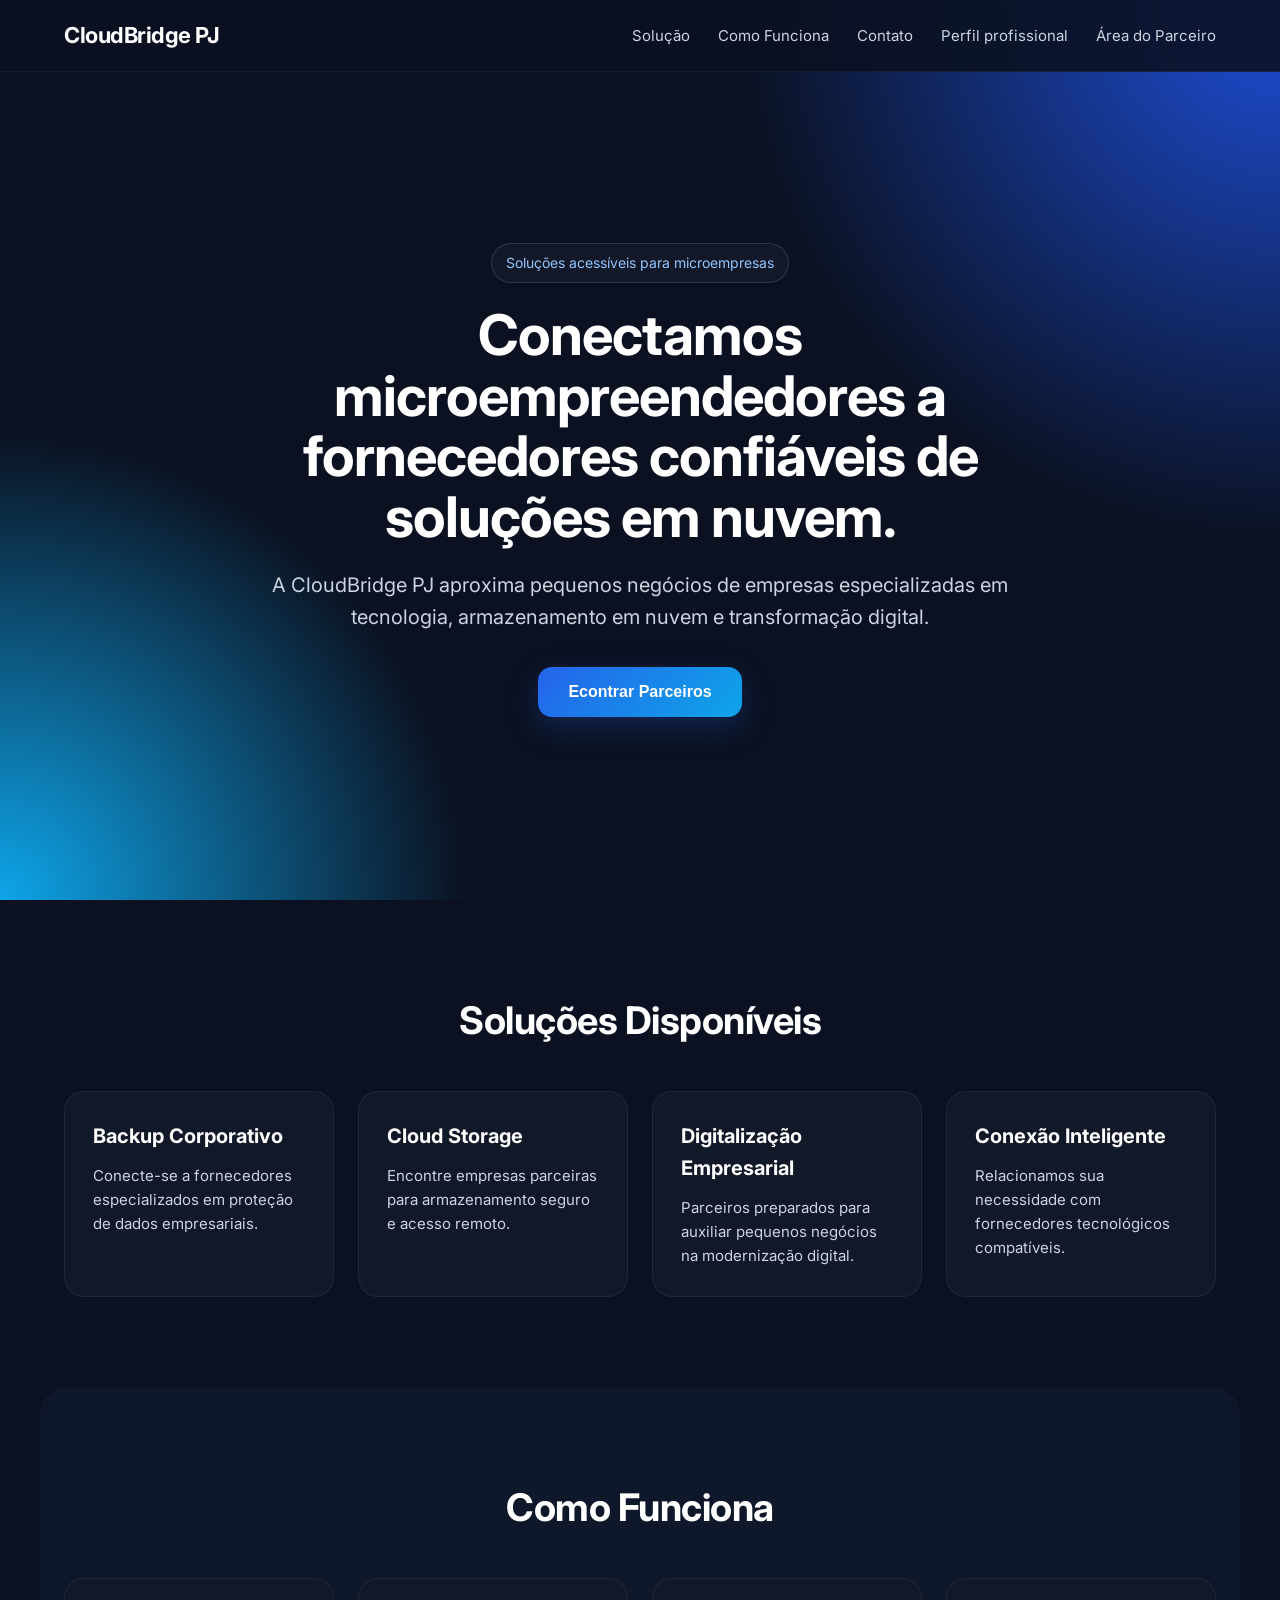
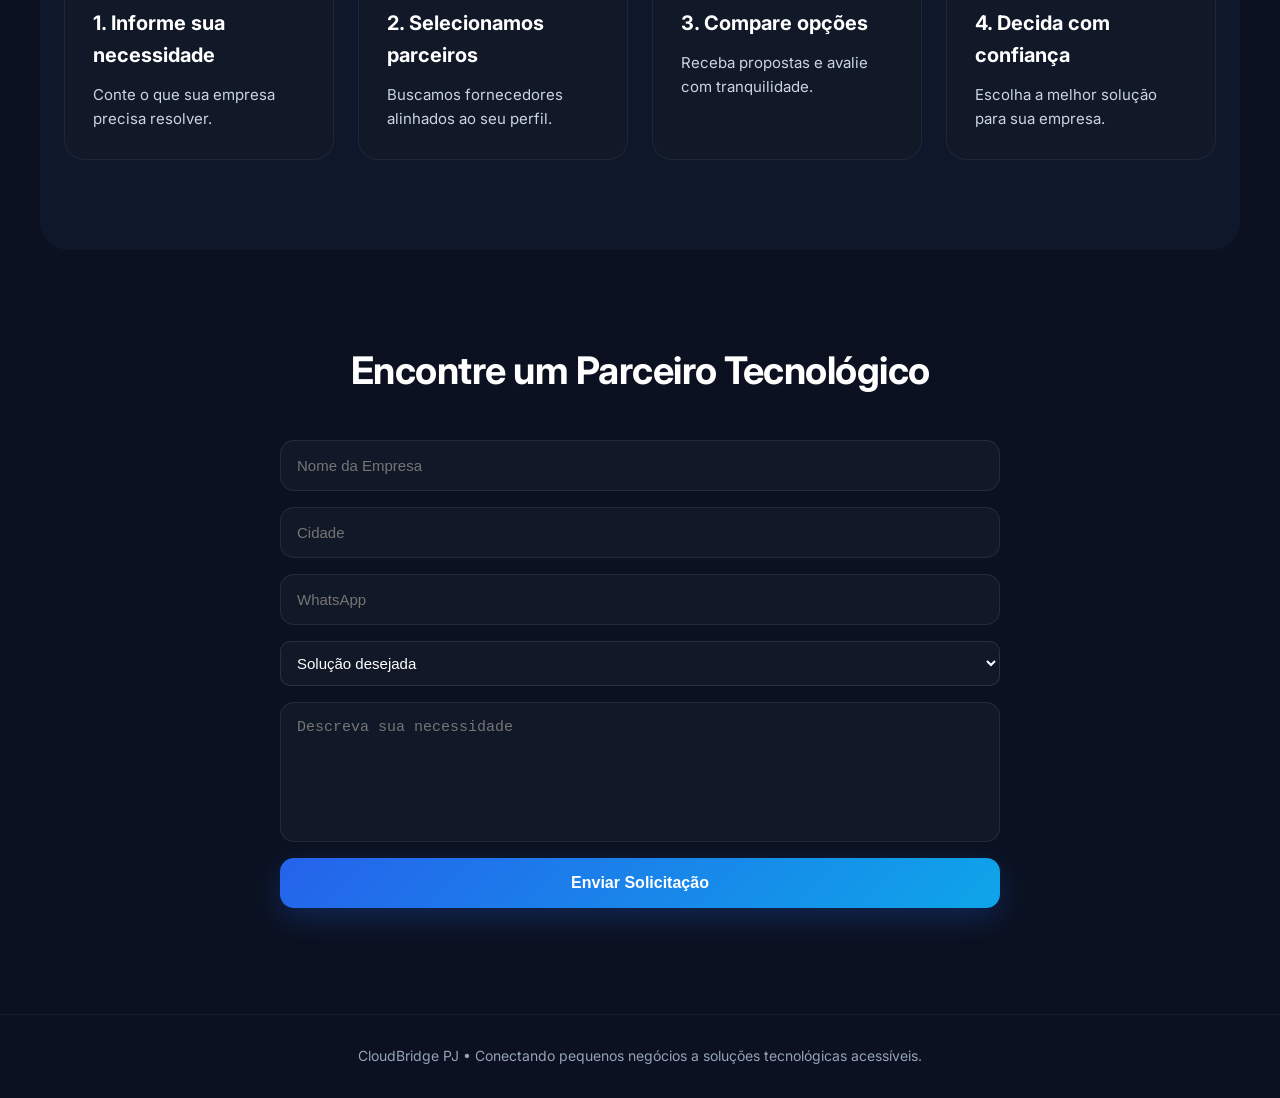
<file: index.html>
<!DOCTYPE html>
<html lang="pt-BR">

<head>
<meta charset="UTF-8">
<meta name="viewport" content="width=device-width, initial-scale=1.0">


<title>CloudBridge PJ</title>

<link rel="stylesheet" href="style.css">


<link rel="preconnect" href="https://fonts.googleapis.com">
<link rel="preconnect" href="https://fonts.gstatic.com" crossorigin>

<link href="https://fonts.googleapis.com/css2?family=Inter:wght@400;600;700&display=swap" rel="stylesheet">
</head>

<body>

<header>
<nav>

<h1>CloudBridge PJ</h1>

<ul>
<li><a href="#solucao">Solução</a></li>
<li><a href="#processo">Como Funciona</a></li>
<li><a href="#contato">Contato</a></li>
<li><a href="sobre.html">Perfil profissional</a></li>
<li><a href="login.html">Área do Parceiro</a></li>
</ul>

</nav>
</header>

<section class="hero">

<div class="hero-content">

<span class="tag">Soluções acessíveis para microempresas</span>


<h2>
Conectamos microempreendedores a fornecedores confiáveis de soluções em nuvem.
</h2>


<p>
A CloudBridge PJ aproxima pequenos negócios de empresas especializadas em tecnologia, armazenamento em nuvem e transformação digital.
</p>

<button onclick="saibaMais()">Econtrar Parceiros</button>

</div>

</section>

<section id="solucao" class="section">

<h3>Soluções Disponíveis</h3>

<div class="grid">

<div class="card">
<h4>Backup Corporativo</h4>
<p>Conecte-se a fornecedores especializados em proteção de dados empresariais.</p>
</div>

<div class="card">
<h4>Cloud Storage</h4>
<p>Encontre empresas parceiras para armazenamento seguro e acesso remoto.</p>
</div>

<div class="card">
<h4>Digitalização Empresarial</h4>
<p>Parceiros preparados para auxiliar pequenos negócios na modernização digital.</p>
</div>

<div class="card">
<h4>Conexão Inteligente</h4>
<p>Relacionamos sua necessidade com fornecedores tecnológicos compatíveis.</p>
</div>

</div>

</section>

<section id="processo" class="section dark">

<h3>Como Funciona</h3>

<div class="grid">

<div class="card hidden">
<h4>1. Informe sua necessidade</h4>
<p>Conte o que sua empresa precisa resolver.</p>
</div>

<div class="card hidden">
<h4>2. Selecionamos parceiros</h4>
<p>Buscamos fornecedores alinhados ao seu perfil.</p>
</div>

<div class="card hidden">
<h4>3. Compare opções</h4>
<p>Receba propostas e avalie com tranquilidade.</p>
</div>

<div class="card hidden">
<h4>4. Decida com confiança</h4>
<p>Escolha a melhor solução para sua empresa.</p>
</div>

</div>

</section>

<section id="contato" class="section">

<h3>Encontre um Parceiro Tecnológico</h3>

<form id="formulario">




<input type="text" placeholder="Nome da Empresa" required>

<input type="text" placeholder="Cidade" required>

<input type="text" placeholder="WhatsApp" required>

<select required>
<option value="">Solução desejada</option>
<option>Backup Empresarial</option>
<option>Armazenamento em Nuvem</option>
<option>Ambos</option>
<option>Preciso de orientação</option>
</select>

<textarea placeholder="Descreva sua necessidade"></textarea>

<button type="submit">Enviar Solicitação</button>


</form>

<p id="mensagem"></p>

</section>

<footer>
CloudBridge PJ • Conectando pequenos negócios a soluções tecnológicas acessíveis.
</footer>

<script src="script.js"></script>



</body>
</html>
</file>
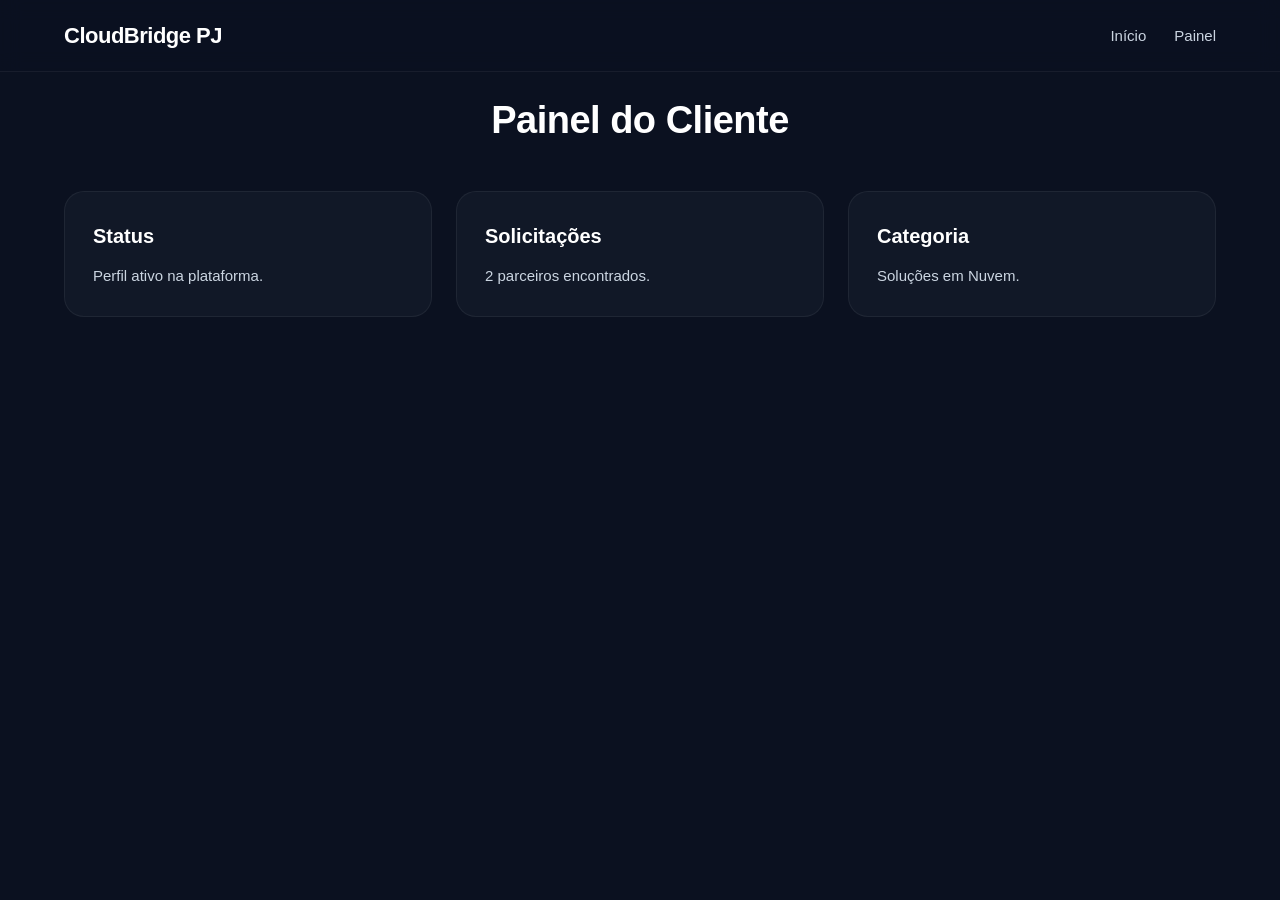
<file: dashboard.html>
<!DOCTYPE html>
<html lang="pt-BR">

<head>

<meta charset="UTF-8">
<meta name="viewport" content="width=device-width, initial-scale=1.0">

<title>Painel | CloudBridge PJ</title>

<link rel="stylesheet" href="style.css">

</head>

<body>

<header>

<nav>

<h1>CloudBridge PJ</h1>

<ul>
<li><a href="index.html">Início</a></li>
<li><a href="#">Painel</a></li>
</ul>

</nav>

</header>

<section class="section">

<h3>Painel do Cliente</h3>

<div class="grid">

<div class="card">
<h4>Status</h4>
<p>Perfil ativo na plataforma.</p>
</div>

<div class="card">
<h4>Solicitações</h4>
<p>2 parceiros encontrados.</p>
</div>

<div class="card">
<h4>Categoria</h4>
<p>Soluções em Nuvem.</p>
</div>

</div>

</section>

</body>
</html>
</file>
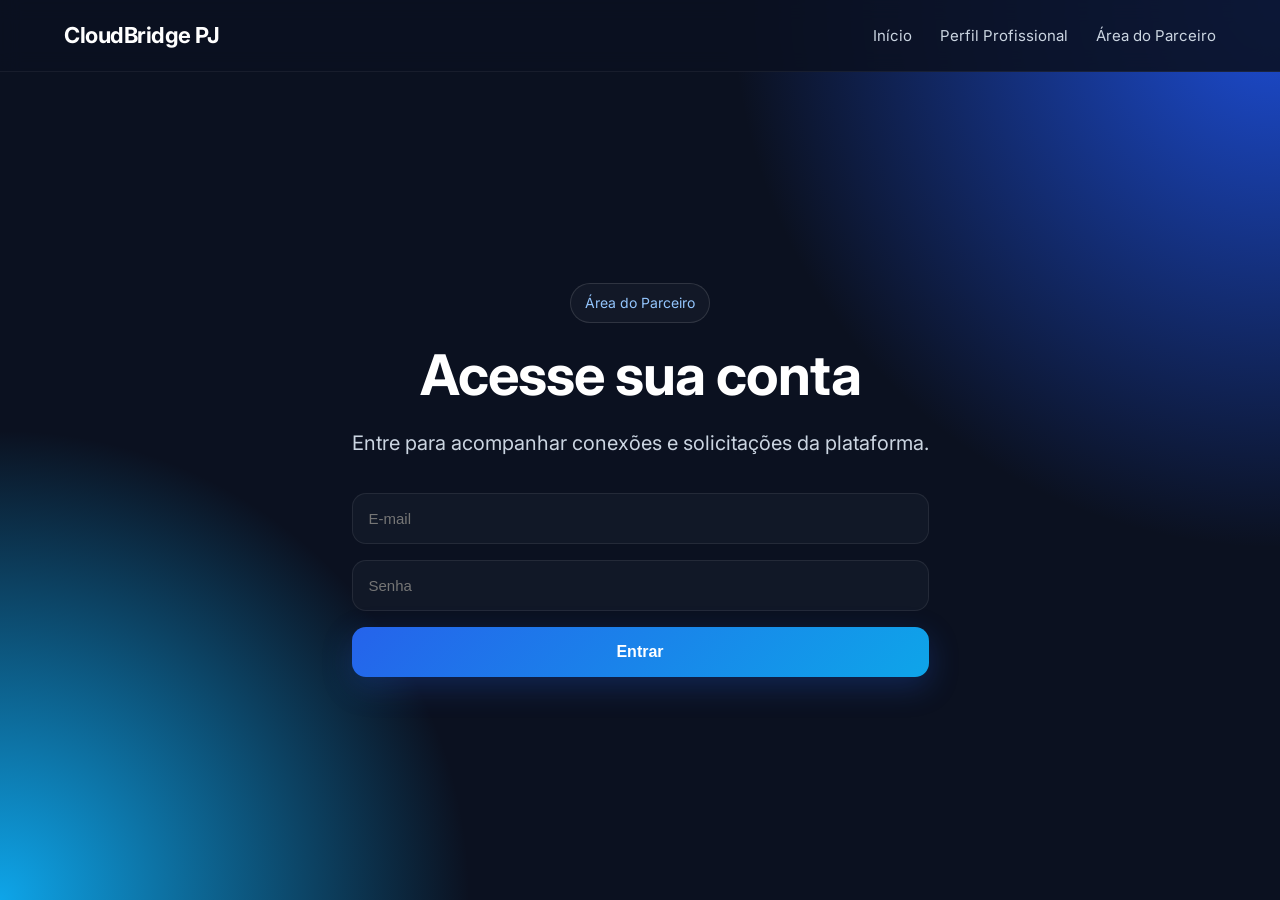
<file: login.html>
<!DOCTYPE html>
<html lang="pt-BR">

<head>

<meta charset="UTF-8">
<meta name="viewport" content="width=device-width, initial-scale=1.0">

<title>Login | CloudBridge PJ</title>

<link rel="stylesheet" href="style.css">

<link rel="preconnect" href="https://fonts.googleapis.com">
<link rel="preconnect" href="https://fonts.gstatic.com" crossorigin>

<link href="https://fonts.googleapis.com/css2?family=Inter:wght@400;600;700&display=swap" rel="stylesheet">

</head>

<body>

<header>

<nav>

<h1>CloudBridge PJ</h1>

<ul>
<li><a href="index.html">Início</a></li>
<li><a href="sobre.html">Perfil Profissional</a></li>
<li><a href="login.html">Área do Parceiro</a></li>
</ul>

</nav>

</header>

<section class="hero">

<div class="hero-content">

<span class="tag">
Área do Parceiro
</span>

<h2>Acesse sua conta</h2>

<p>
Entre para acompanhar conexões e solicitações da plataforma.
</p>

<form id="loginForm">

<input type="email" placeholder="E-mail" required>

<input type="password" placeholder="Senha" required>

<button type="submit">
Entrar
</button>

</form>

</div>

</section>

<script src="script.js"></script>

</body>
</html>
</file>
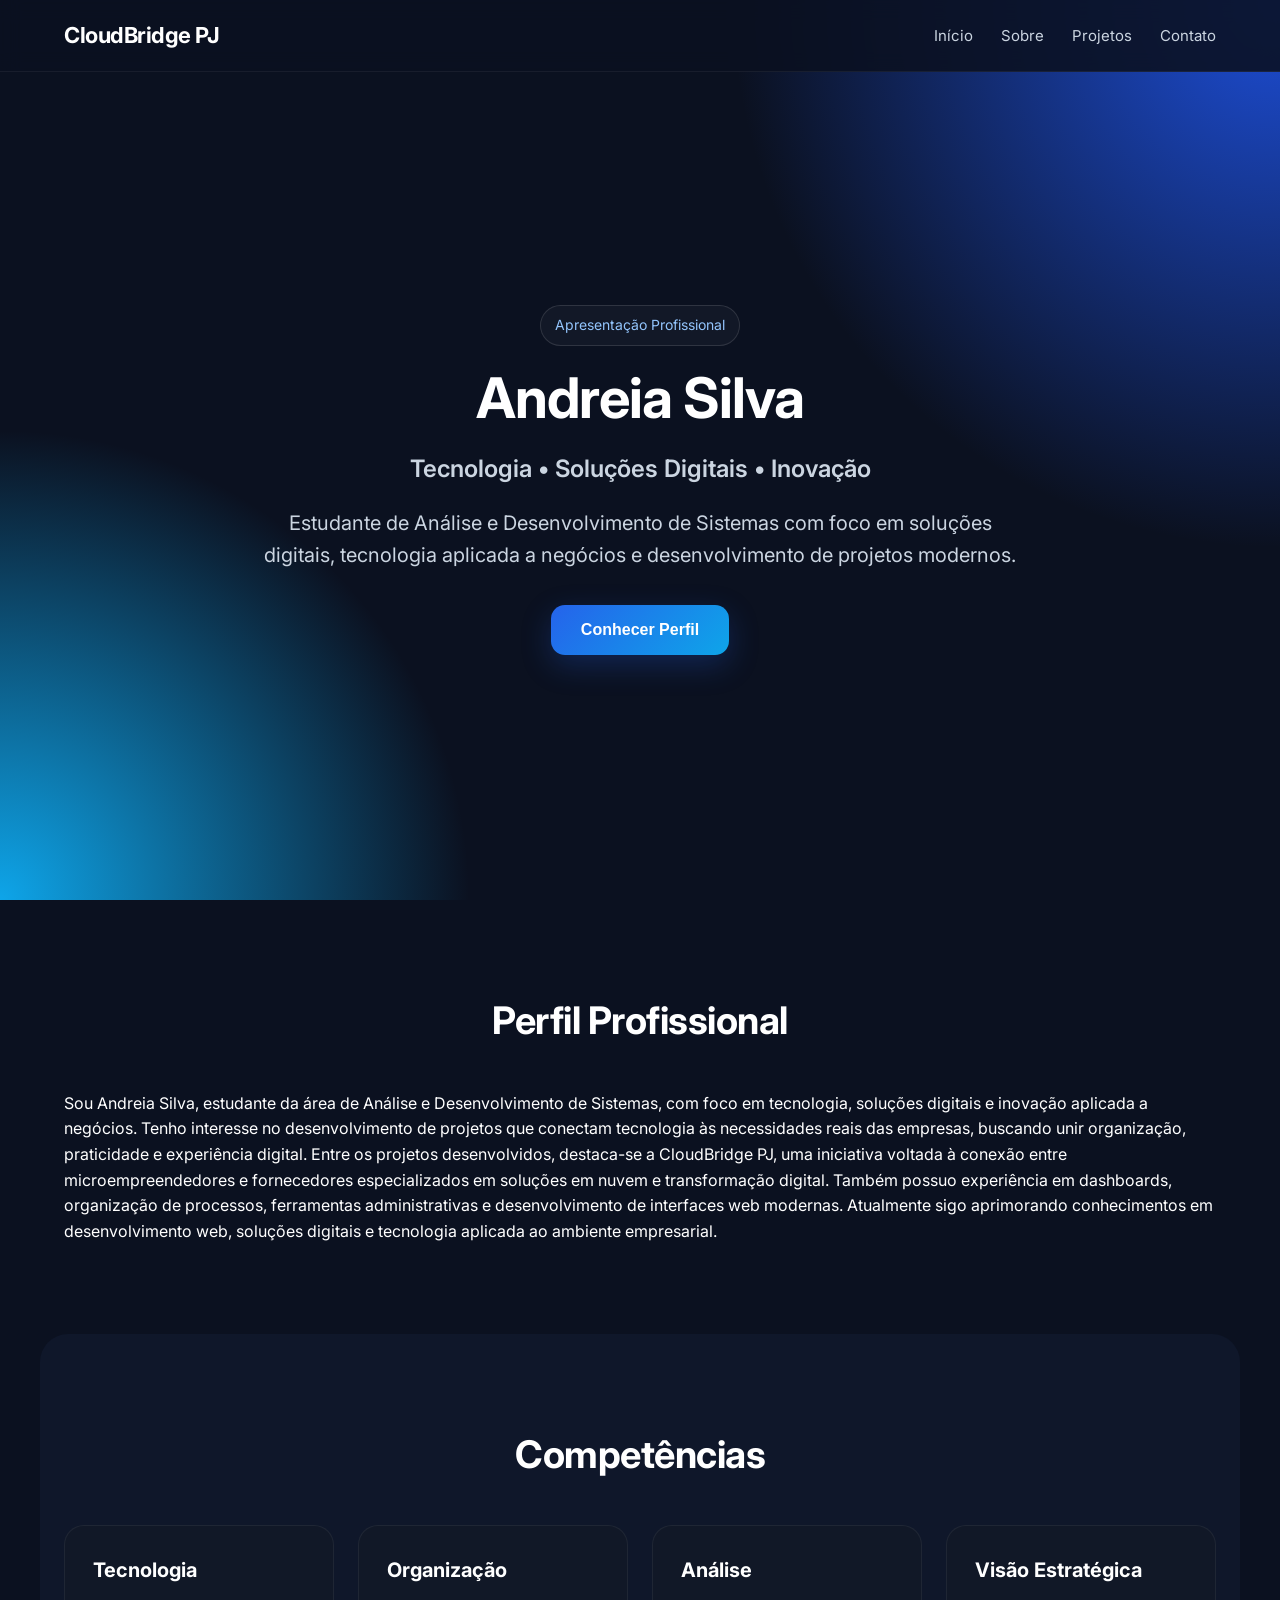
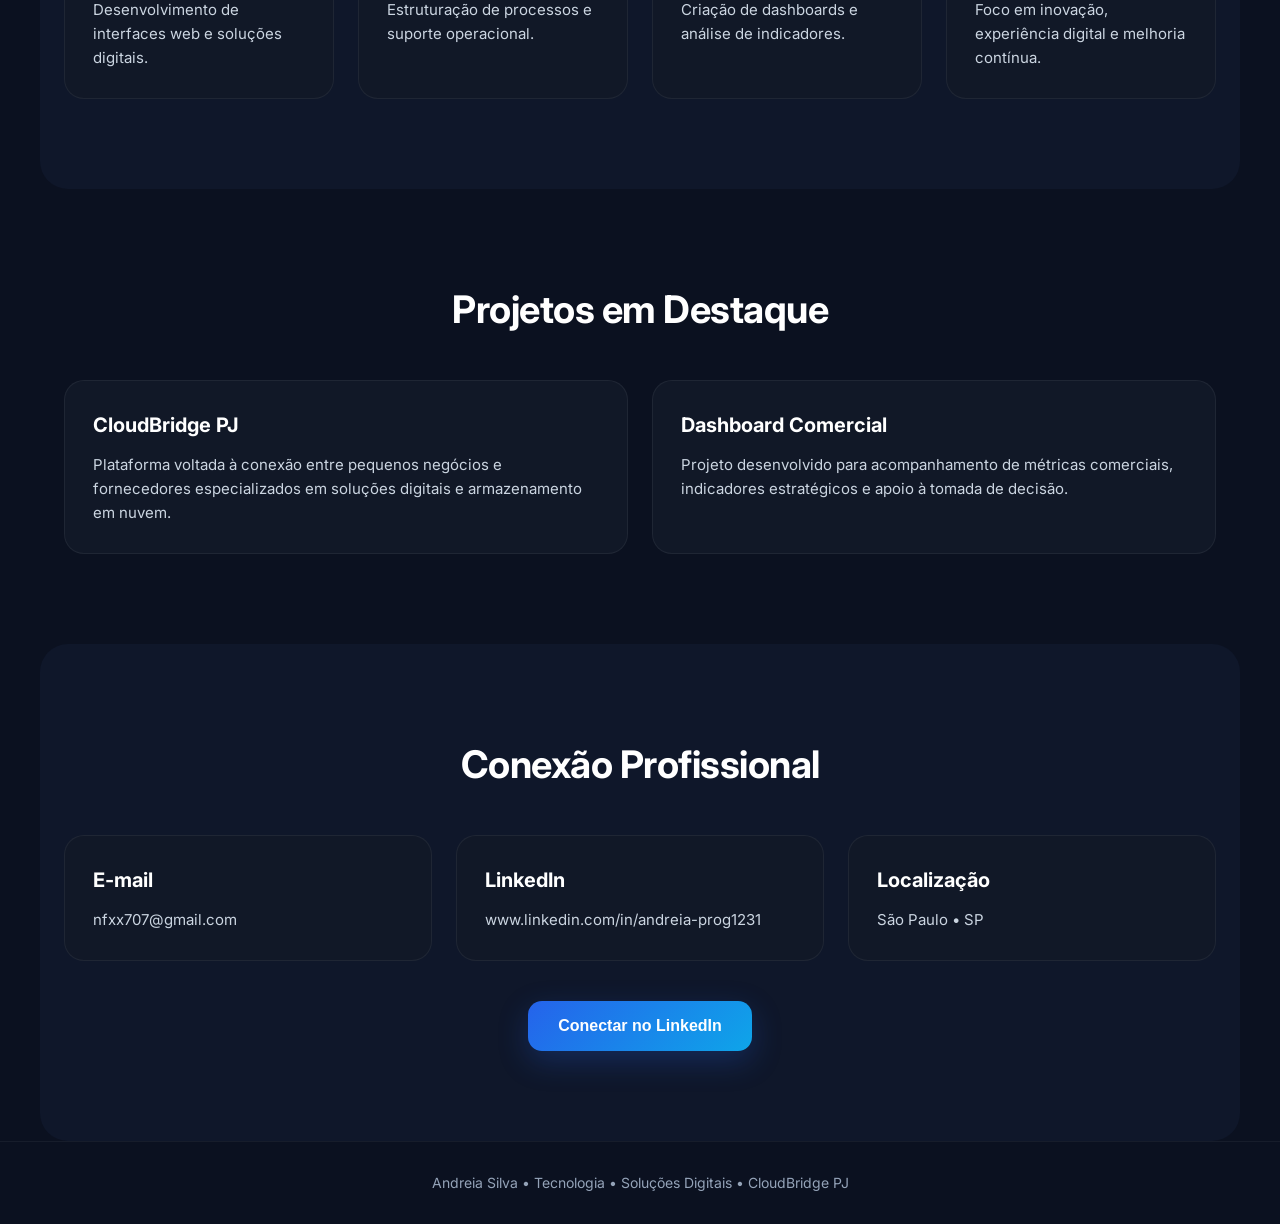
<file: sobre.html>
<!DOCTYPE html>
<html lang="pt-BR">

<head>
<meta charset="UTF-8">
<meta name="viewport" content="width=device-width, initial-scale=1.0">

<title>Sobre Andreia | CloudBridge PJ</title>

<link rel="stylesheet" href="style.css">

<link rel="preconnect" href="https://fonts.googleapis.com">
<link rel="preconnect" href="https://fonts.gstatic.com" crossorigin>

<link href="https://fonts.googleapis.com/css2?family=Inter:wght@400;600;700;800&display=swap" rel="stylesheet">
</head>

<body>

<header>

<nav>

<h1>CloudBridge PJ</h1>

<ul>
<li><a href="index.html">Início</a></li>
<li><a href="#sobre">Sobre</a></li>
<li><a href="#projetos">Projetos</a></li>
<li><a href="#contato">Contato</a></li>
</ul>

</nav>

</header>

<!-- HERO -->

<section class="hero">

<div class="hero-content">

<span class="tag">Apresentação Profissional</span>

<h2>Andreia Silva</h2>

<p style="font-size:24px; font-weight:600; margin-bottom:18px;">
Tecnologia • Soluções Digitais • Inovação
</p>

<p>
Estudante de Análise e Desenvolvimento de Sistemas com foco em soluções digitais, tecnologia aplicada a negócios e desenvolvimento de projetos modernos.
</p>

<button onclick="scrollSobre()">Conhecer Perfil</button>

</div>

</section>

<!-- SOBRE -->

<section class="section" id="sobre">

<h3>Perfil Profissional</h3>

<p class="about">
Sou Andreia Silva, estudante da área de Análise e Desenvolvimento de Sistemas, com foco em tecnologia, soluções digitais e inovação aplicada a negócios.

Tenho interesse no desenvolvimento de projetos que conectam tecnologia às necessidades reais das empresas, buscando unir organização, praticidade e experiência digital.

Entre os projetos desenvolvidos, destaca-se a CloudBridge PJ, uma iniciativa voltada à conexão entre microempreendedores e fornecedores especializados em soluções em nuvem e transformação digital.

Também possuo experiência em dashboards, organização de processos, ferramentas administrativas e desenvolvimento de interfaces web modernas.

Atualmente sigo aprimorando conhecimentos em desenvolvimento web, soluções digitais e tecnologia aplicada ao ambiente empresarial.
</p>

</section>

<!-- COMPETÊNCIAS -->

<section class="section dark">

<h3>Competências</h3>

<div class="grid">

<div class="card">
<h4>Tecnologia</h4>
<p>Desenvolvimento de interfaces web e soluções digitais.</p>
</div>

<div class="card">
<h4>Organização</h4>
<p>Estruturação de processos e suporte operacional.</p>
</div>

<div class="card">
<h4>Análise</h4>
<p>Criação de dashboards e análise de indicadores.</p>
</div>

<div class="card">
<h4>Visão Estratégica</h4>
<p>Foco em inovação, experiência digital e melhoria contínua.</p>
</div>

</div>

</section>

<!-- PROJETOS -->

<section class="section" id="projetos">

<h3>Projetos em Destaque</h3>

<div class="grid">

<div class="card">

<h4>CloudBridge PJ</h4>

<p>
Plataforma voltada à conexão entre pequenos negócios e fornecedores especializados em soluções digitais e armazenamento em nuvem.
</p>

</div>

<div class="card">

<h4>Dashboard Comercial</h4>

<p>
Projeto desenvolvido para acompanhamento de métricas comerciais, indicadores estratégicos e apoio à tomada de decisão.
</p>

</div>

</div>

</section>

<!-- CONTATO -->

<section class="section dark" id="contato">

<h3>Conexão Profissional</h3>

<div class="grid">

<div class="card">
<h4>E-mail</h4>
<p>nfxx707@gmail.com</p>
</div>

<div class="card">
<h4>LinkedIn</h4>
<p>www.linkedin.com/in/andreia-prog1231</p>
</div>

<div class="card">
<h4>Localização</h4>
<p>São Paulo • SP</p>
</div>

</div>

<div style="text-align:center; margin-top:40px;">

<a href="https://www.linkedin.com/in/andreia-prog1231" target="_blank">

<button>
Conectar no LinkedIn
</button>

</a>

</div>

</section>

<!-- FOOTER -->

<footer>
Andreia Silva • Tecnologia • Soluções Digitais • CloudBridge PJ
</footer>

<!-- SCRIPT -->

<script>

function scrollSobre(){

document.getElementById("sobre").scrollIntoView({
behavior:"smooth"
});

}

</script>

<script src="script.js"></script>

</body>
</html>
</file>
<file: style.css>
*{
margin:0;
padding:0;
box-sizing:border-box;
}

html{
scroll-behavior:smooth;
}

body{
font-family:'Inter',sans-serif;
background:#0b1120;
color:#ffffff;
line-height:1.6;
}

header{
position:fixed;
top:0;
width:100%;
z-index:1000;
background:rgba(11,17,32,0.88);
backdrop-filter:blur(10px);
border-bottom:1px solid rgba(255,255,255,0.06);
}

nav{
max-width:1200px;
margin:auto;
padding:18px 24px;
display:flex;
justify-content:space-between;
align-items:center;
}

nav h1{
font-size:22px;
font-weight:700;
letter-spacing:-0.5px;
}

nav ul{
display:flex;
gap:28px;
list-style:none;
}

nav a{
color:#cbd5e1;
text-decoration:none;
font-size:15px;
transition:0.3s;
}

nav a:hover{
color:#ffffff;
}

.hero{
min-height:100vh;
display:flex;
align-items:center;
justify-content:center;
padding:120px 24px 60px;
background:
radial-gradient(circle at top right,#1d4ed8 0%,transparent 35%),
radial-gradient(circle at bottom left,#0ea5e9 0%,transparent 30%);
}

.hero-content{
max-width:900px;
text-align:center;
}

.tag{
display:inline-block;
padding:8px 14px;
border:1px solid rgba(255,255,255,0.12);
border-radius:999px;
font-size:14px;
color:#93c5fd;
margin-bottom:22px;
background:rgba(255,255,255,0.03);
}

.hero h2{
font-size:56px;
line-height:1.08;
font-weight:700;
letter-spacing:-1px;
margin-bottom:22px;
}

.hero p{
max-width:760px;
margin:auto;
font-size:20px;
color:#cbd5e1;
margin-bottom:34px;
}

button{
background:linear-gradient(135deg,#2563eb,#0ea5e9);
color:white;
border:none;
padding:16px 30px;
font-size:16px;
font-weight:600;
border-radius:14px;
cursor:pointer;
transition:0.3s;
box-shadow:0 10px 30px rgba(37,99,235,0.25);
}

button:hover{
transform:translateY(-2px);
}

.section{
max-width:1200px;
margin:auto;
padding:90px 24px;
}

.section h3{
font-size:38px;
text-align:center;
margin-bottom:40px;
letter-spacing:-0.5px;
}

.grid{
display:grid;
grid-template-columns:repeat(auto-fit,minmax(240px,1fr));
gap:24px;
}

.card{
background:#111827;
border:1px solid rgba(255,255,255,0.06);
padding:28px;
border-radius:20px;
transition:0.3s;
}

.card:hover{
transform:translateY(-6px);
border-color:rgba(14,165,233,0.35);
}

.card h4{
font-size:20px;
margin-bottom:12px;
}

.card p{
color:#cbd5e1;
font-size:15px;
}

.dark{
background:#0f172a;
border-radius:28px;
}

form{
max-width:720px;
margin:auto;
display:flex;
flex-direction:column;
gap:16px;
}

input,select,textarea{
background:#111827;
border:1px solid rgba(255,255,255,0.08);
color:white;
padding:16px;
border-radius:14px;
font-size:15px;
outline:none;
}

textarea{
height:140px;
resize:none;
}

input:focus,
select:focus,
textarea:focus{
border-color:#2563eb;
}

#mensagem{
text-align:center;
margin-top:16px;
color:#93c5fd;
}

footer{
padding:30px 24px;
text-align:center;
color:#94a3b8;
font-size:14px;
border-top:1px solid rgba(255,255,255,0.05);
}

@media(max-width:768px){

nav{
flex-direction:column;
gap:14px;
}

nav ul{
gap:16px;
flex-wrap:wrap;
justify-content:center;
}

.hero h2{
font-size:38px;
}

.hero p{
font-size:18px;
}

.section h3{
font-size:30px;
}

}
table{
background:#111827;
border-radius:12px;
overflow:hidden;
}

th, td{
padding:14px;
text-align:left;
border-bottom:1px solid rgba(255,255,255,0.05);
}

th{
color:#93c5fd;
}

select{
padding:12px;
border-radius:10px;
background:#111827;
color:white;
border:1px solid rgba(255,255,255,0.1);
}
:root{
--cor-pj: #0ea5e9;
}
.logo-pj{
display:inline-flex;
align-items:center;
justify-content:center;
width:28px;
height:28px;
border-radius:8px;
background:linear-gradient(135deg,#2563eb,#0ea5e9);
color:white;
font-size:12px;
font-weight:700;
margin-right:10px;
}

.nome-empresa{
color:var(--cor-pj);
font-weight:600;
}
</file>
